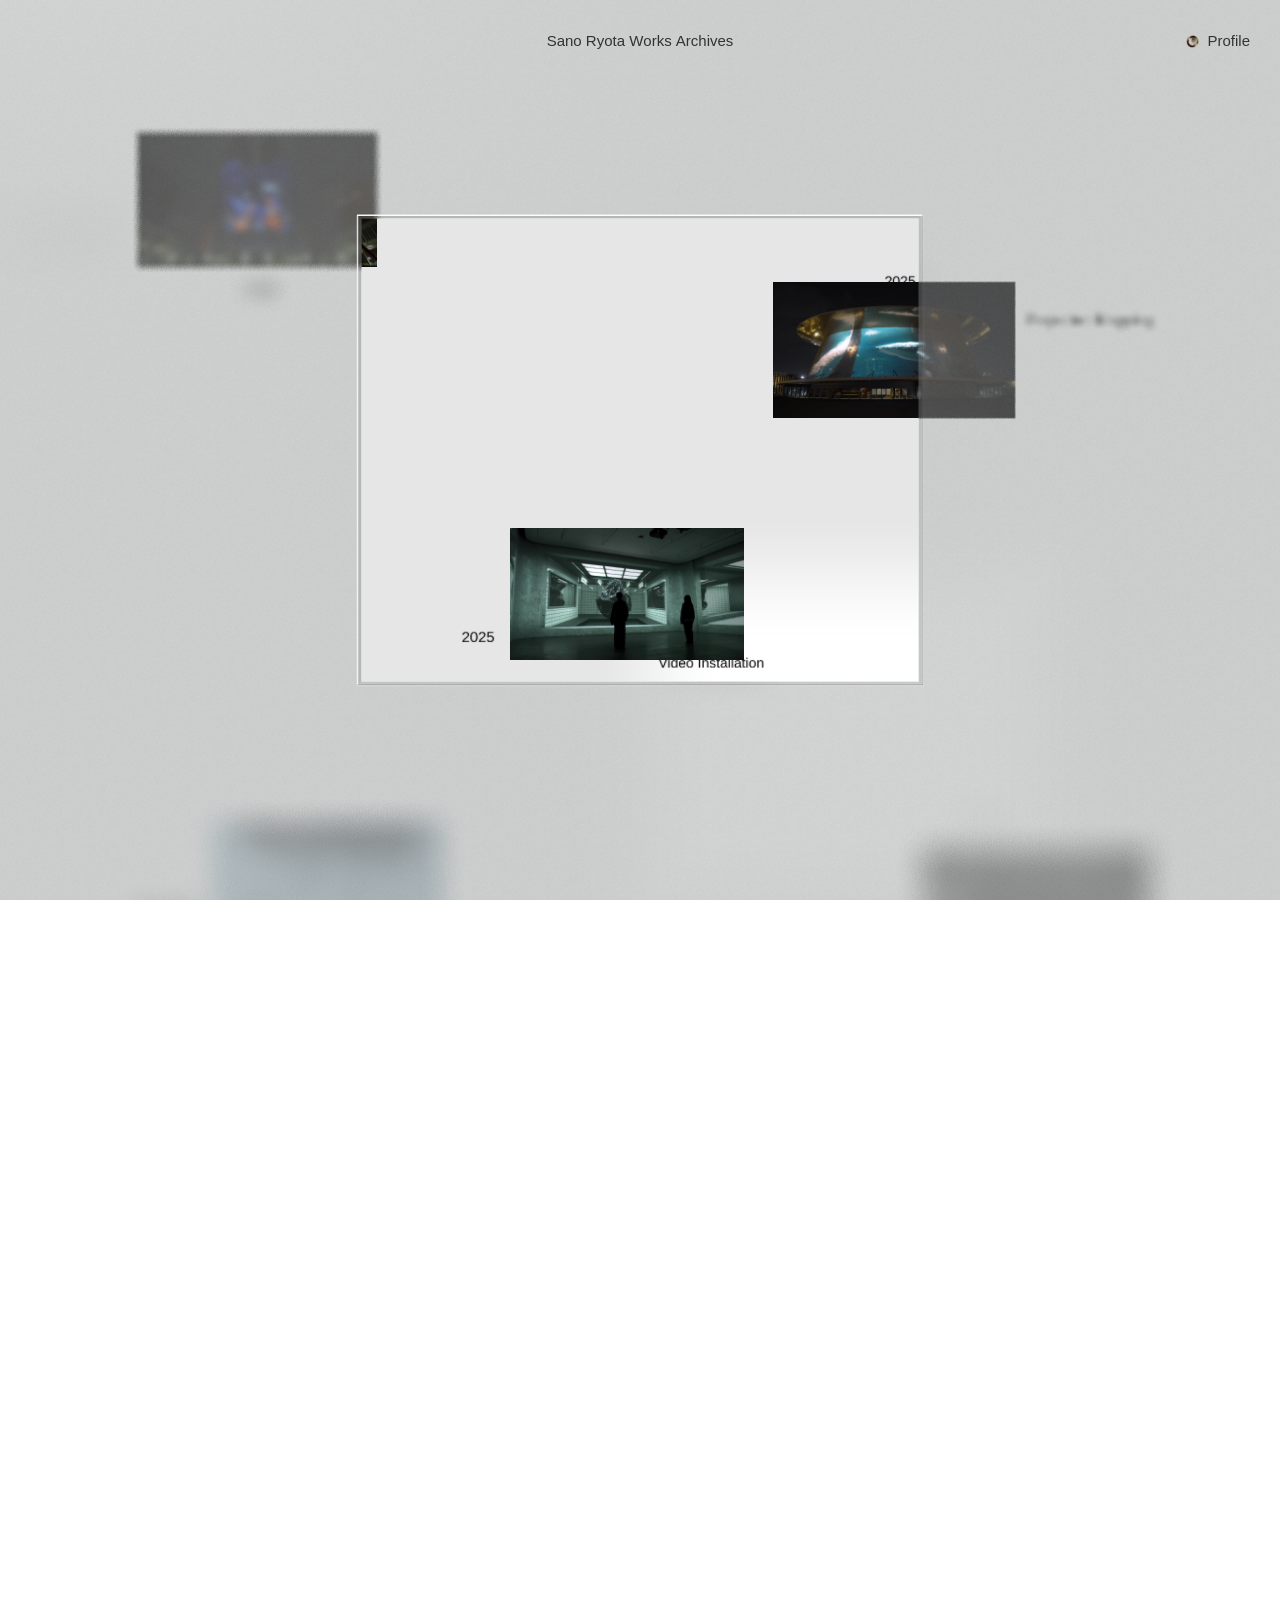
<file: index.html>
<!DOCTYPE html>
<html lang="ja">
<head>
<meta charset="UTF-8">
<meta name="viewport" content="width=device-width, initial-scale=1.0">
<!-- lab：検索に出さない（robots.txt ではブロックしない）・GA なし（site.js の LAB）-->
<meta name="robots" content="noindex">
<meta name="theme-color" content="#ffffff">
<title>Lab — Sano Ryota Works Archives</title>
<link rel="icon" href="/media/site/favicon.png">
<link rel="stylesheet" href="assets/site.css?v=lab1">
<script src="assets/site.js?v=lab1"></script>
<style>
  /* ===== 開口部の大きさ（ここを変えると調整できる）===== */
  :root{--aperture-w:44vw;--aperture-h:52vh;}
  @media (max-width:760px){:root{--aperture-w:78vw;--aperture-h:42vh;}}
  #aperture{position:fixed;left:0;top:0;width:var(--aperture-w);height:var(--aperture-h);visibility:hidden;pointer-events:none;}

  #glass{position:fixed;inset:0;width:100vw;height:100vh;display:block;touch-action:pan-y;}
  #spacer{position:relative;pointer-events:none;}
  header{position:fixed;top:0;left:0;right:0;display:flex;justify-content:space-between;align-items:flex-start;
    padding:30px;z-index:60;pointer-events:none;mix-blend-mode:difference;color:#fff;}
  header .center{position:absolute;left:50%;top:30px;transform:translateX(-50%);pointer-events:auto;}
  header .right{margin-left:auto;pointer-events:auto;display:inline-flex;align-items:center;}
  .favico{width:var(--fs);height:var(--fs);object-fit:contain;margin-right:7px;animation:blink 1s steps(1,end) infinite;mix-blend-mode:normal;}
  @keyframes blink{50%{opacity:0;}}
  .botmsg{position:relative;z-index:10;padding:24px 30px 30px;pointer-events:none;}
  /* キーボード用のリンク（見た目は3Dの枠で示す。読み上げにも使う）*/
  #links a{position:fixed;left:-9999px;top:0;}
  @media (max-width:760px){header{padding:16px 18px;}header .center{position:static;transform:none;max-width:58%;}.botmsg{padding:16px 18px 26px;}}
  @media (prefers-reduced-motion:reduce){.favico{animation:none;}}
</style>
</head>
<body>
<canvas id="glass" aria-hidden="true"></canvas>
<div id="aperture"></div>
<header>
  <a class="center" id="hTitle" data-home href="./"></a>
  <a class="right" href="profile.html"><img class="favico" src="/media/site/favicon.png" alt=""><span id="hProfile"></span></a>
</header>
<nav id="links" aria-label="Works"></nav>
<div id="spacer"></div>
<footer class="botmsg" id="botmsg" hidden><span></span></footer>
<script type="module" src="assets/glass.js?v=lab1"></script>
</body>
</html>
</file>
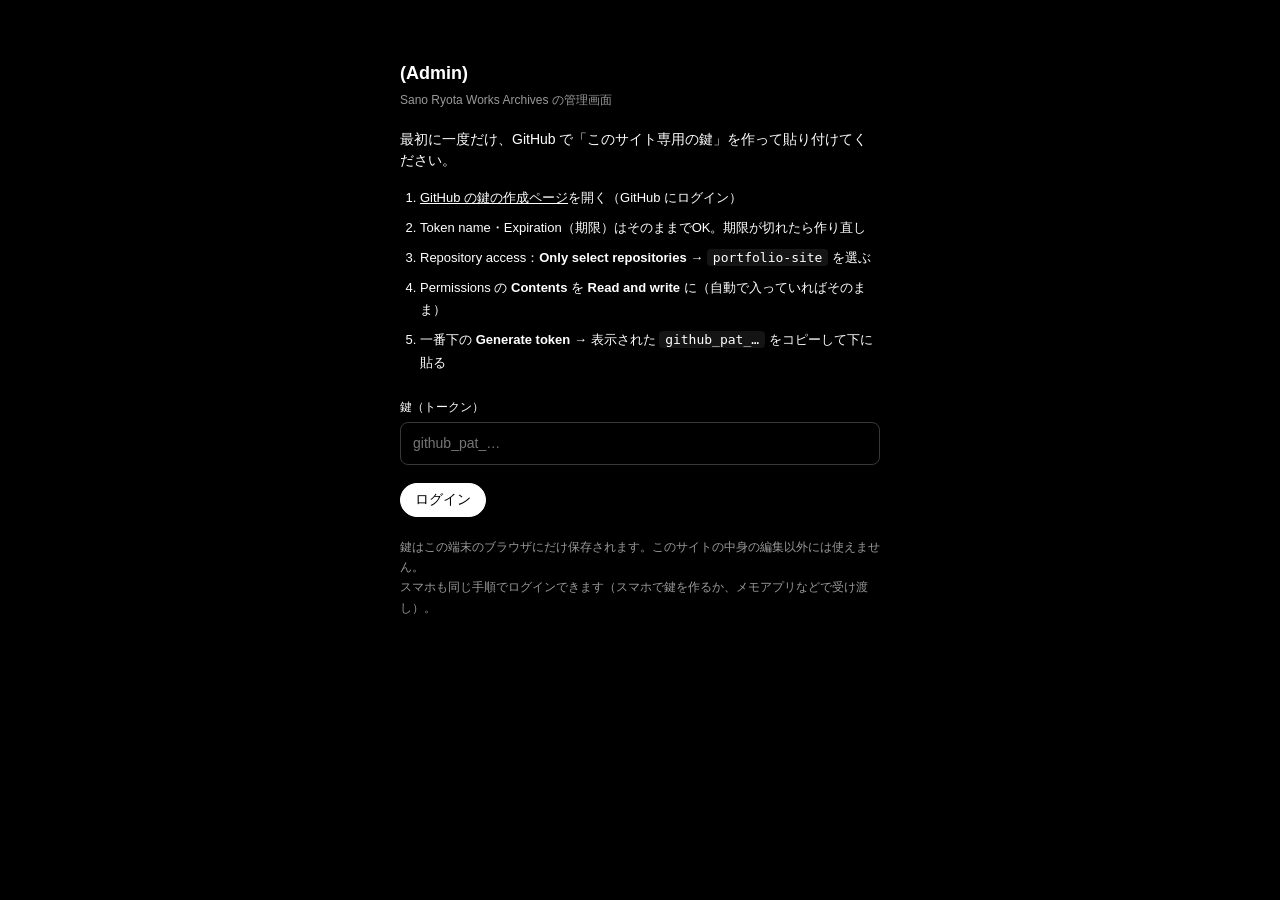
<file: admin/index.html>
<!DOCTYPE html>
<html lang="ja">
<head>
<meta charset="UTF-8">
<meta name="viewport" content="width=device-width, initial-scale=1.0, viewport-fit=cover">
<meta name="robots" content="noindex, nofollow">
<meta name="theme-color" content="#000000">
<meta name="apple-mobile-web-app-capable" content="yes">
<meta name="apple-mobile-web-app-status-bar-style" content="black">
<meta name="apple-mobile-web-app-title" content="Admin">
<title>Admin — Sano Ryota Works Archives</title>
<link rel="icon" href="../media/site/favicon.png">
<link rel="apple-touch-icon" href="../media/site/favicon.png">
<link rel="stylesheet" href="admin.css?v=202611061708">
<!-- 文字組みの定義（TYPO_AREAS）をサイトと共有する -->
<script src="../assets/site.js?v=202611061708"></script>
</head>
<body>
<div id="app"></div>
<script src="admin.js?v=202611061708"></script>
</body>
</html>
</file>
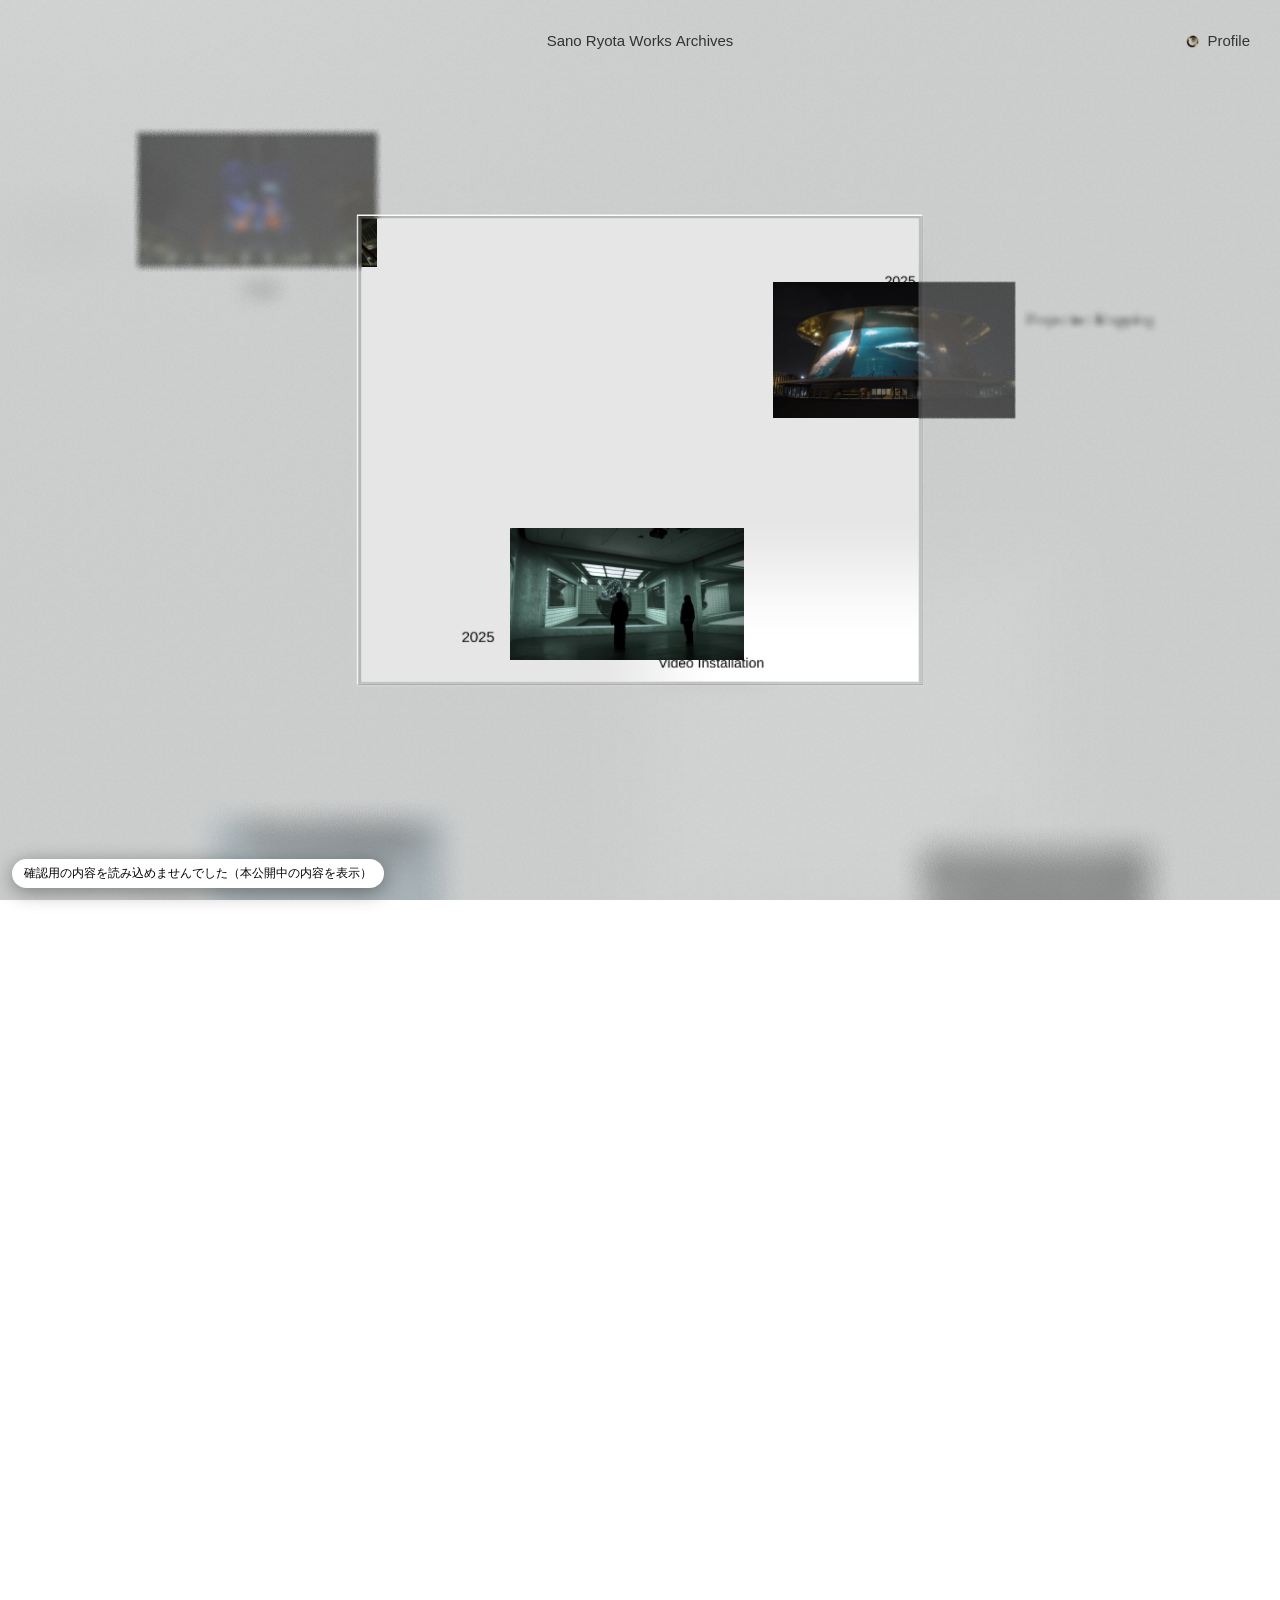
<file: stage/index.html>
<!DOCTYPE html>
<html lang="ja">
<head>
<meta charset="UTF-8">
<meta name="viewport" content="width=device-width, initial-scale=1.0">
<meta name="robots" content="noindex, nofollow">
<title>確認用 — Sano Ryota Works Archives</title>
<script src="../assets/site.js?v=202611061708"></script>
<script>
  /* 確認用ページの入口：ホームを ?stage=1 で開く（本公開前の内容が見える）*/
  location.replace(new URL("../"+(HOME==="./"?"":HOME)+"?stage=1",location.href).href);
</script>
</head>
<body style="background:#000;color:#fff;font-family:sans-serif">読み込み中…</body>
</html>
</file>
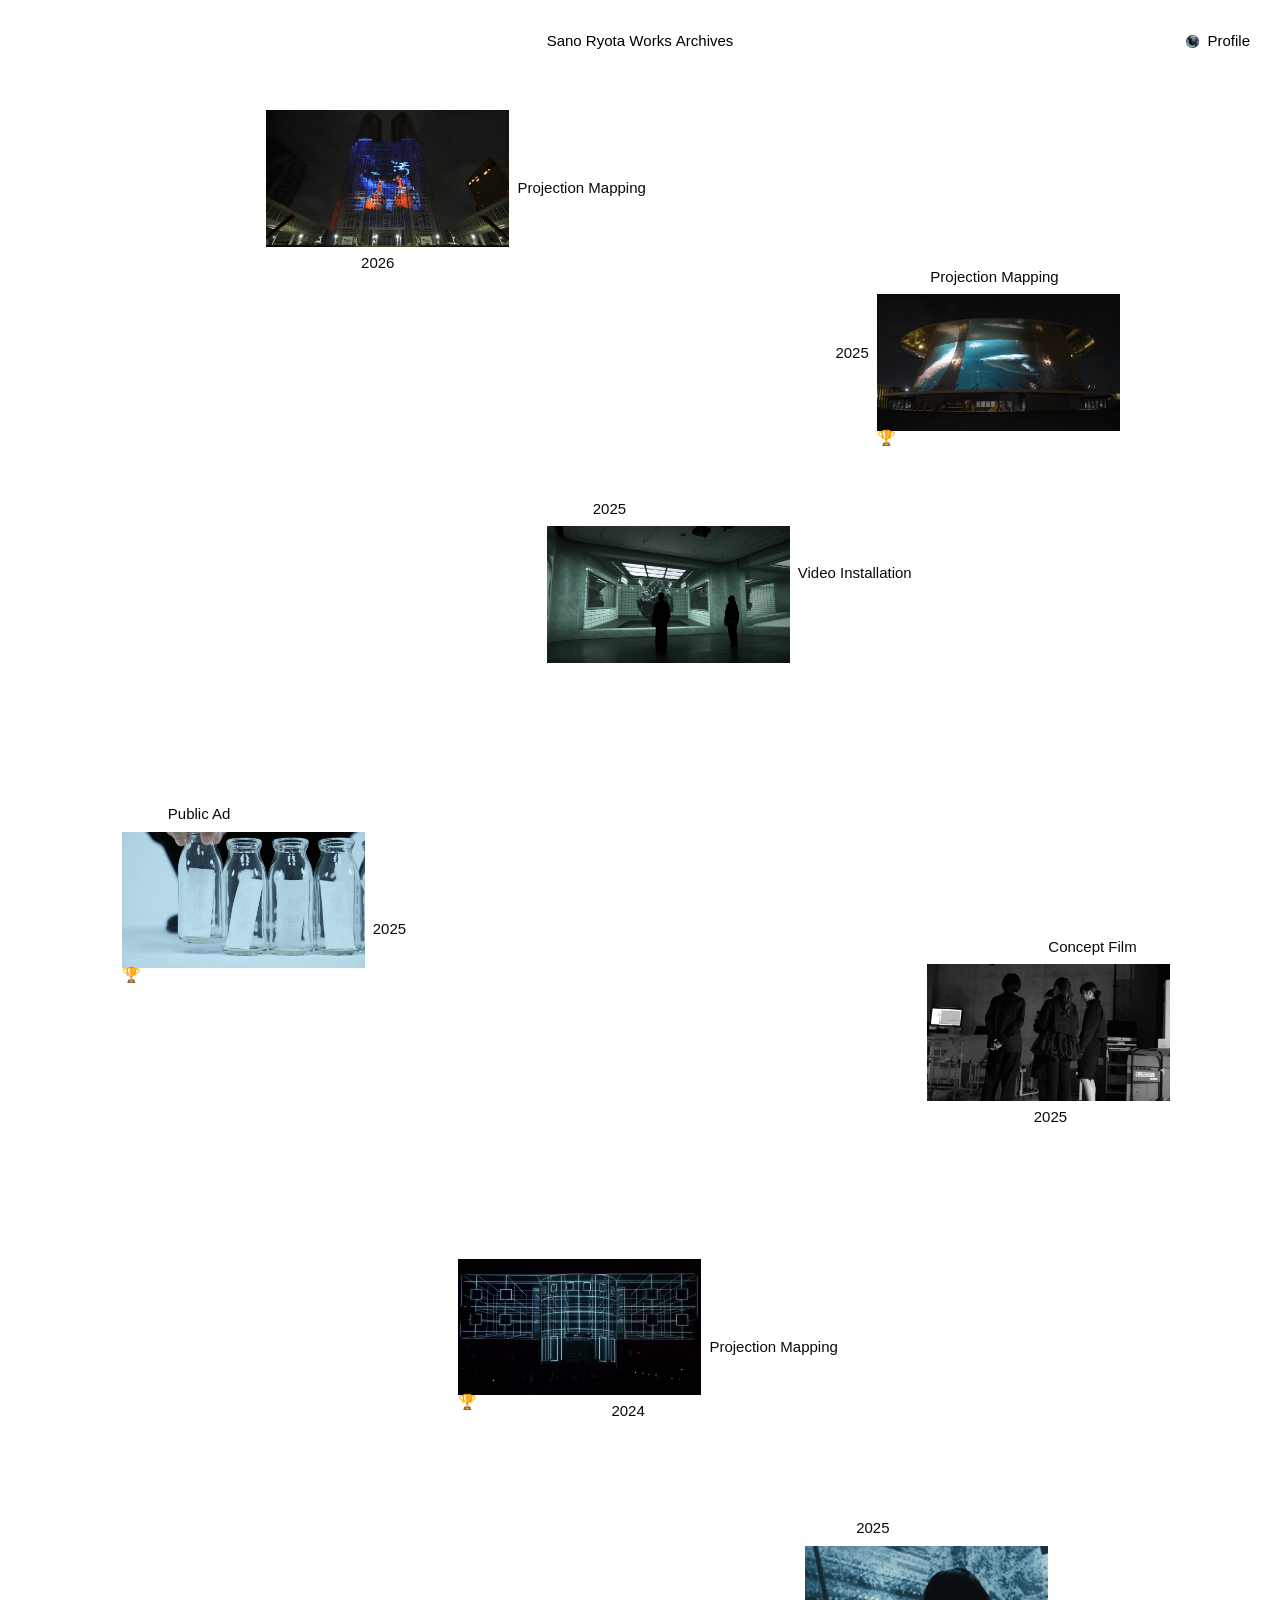
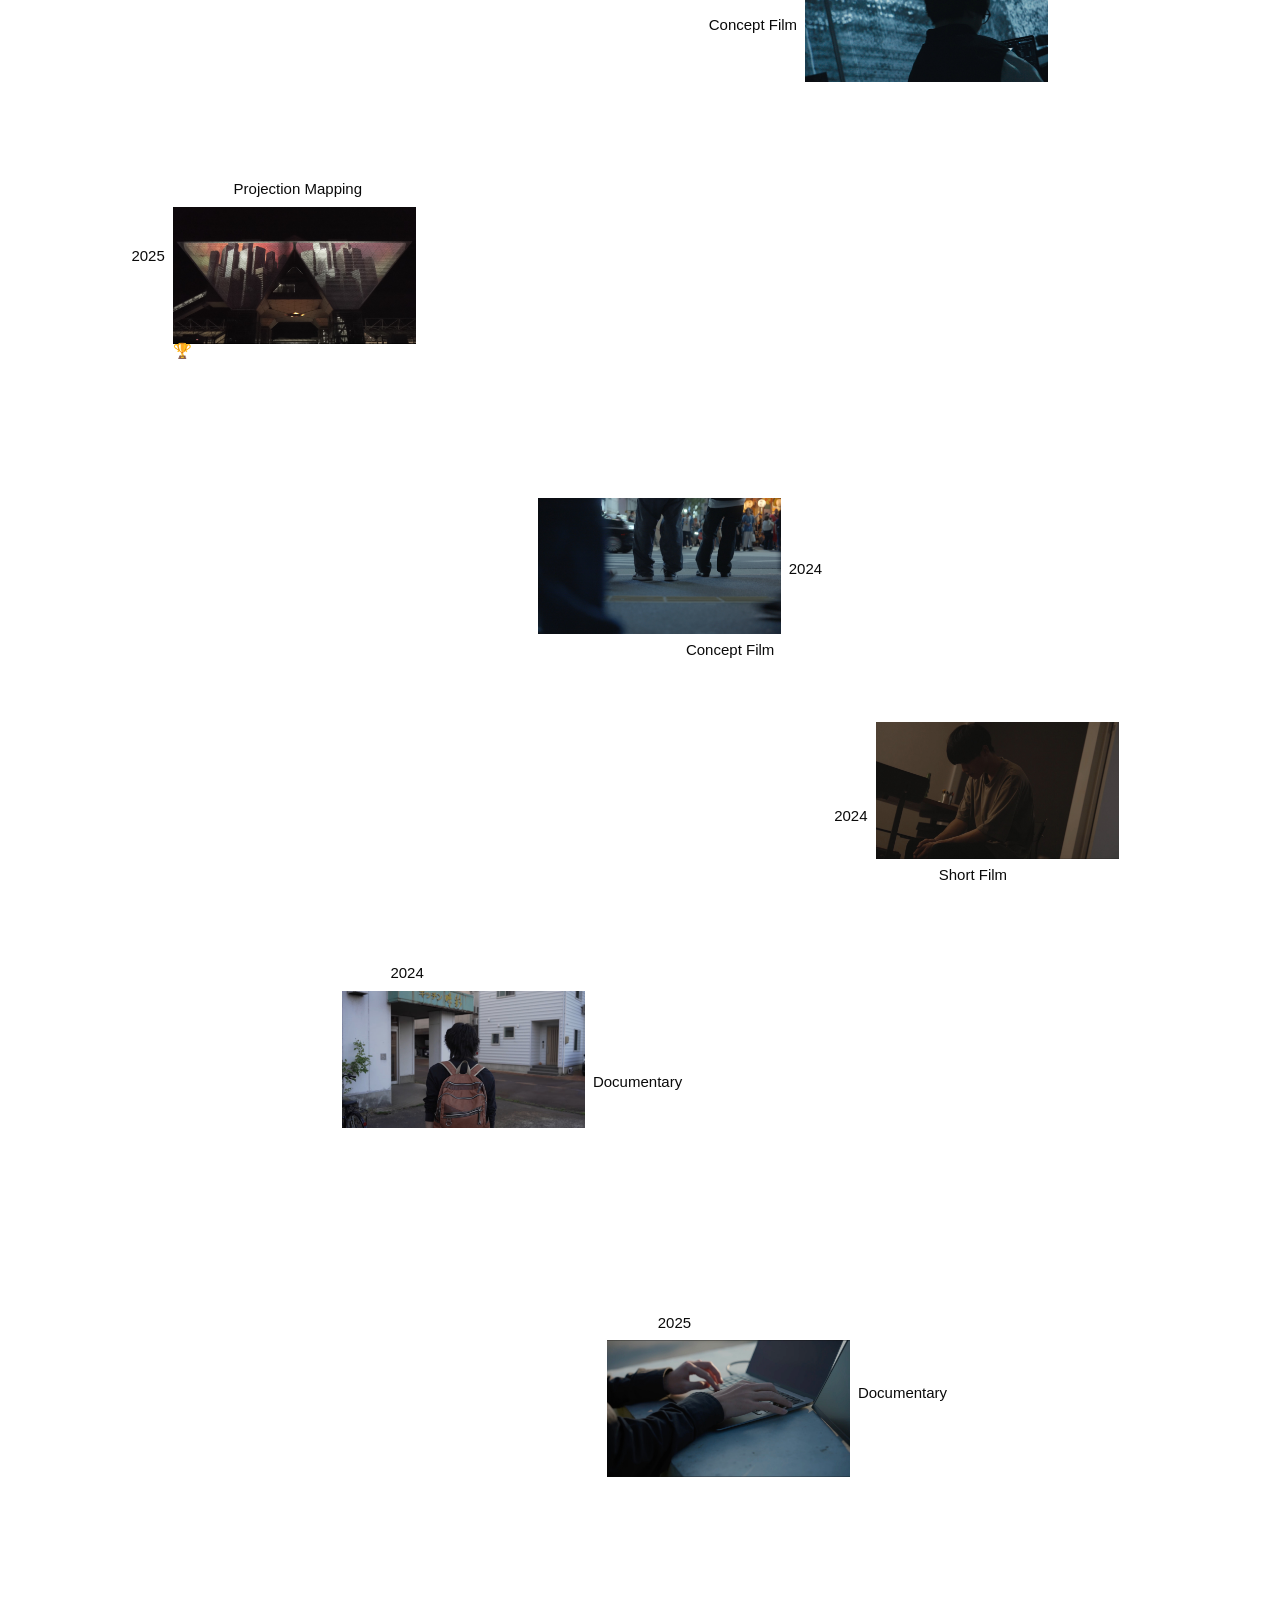
<file: home.html>
<!DOCTYPE html>
<html lang="ja">
<head>
<meta charset="UTF-8">
<meta name="viewport" content="width=device-width, initial-scale=1.0">
<!-- 公開前（home.html の間）は検索に出さない。公開時に削除 -->
<meta name="robots" content="noindex">
<meta name="theme-color" content="#ffffff">
<title>Sano Ryota Works Archives</title>
<!-- リンク共有時のプレビュー画像（SNSはJSを読まないのでここに直書き）-->
<meta property="og:title" content="Sano Ryota Works Archives">
<meta property="og:image" content="https://sanoryota.com/media/site/ogp.jpg">
<meta name="twitter:card" content="summary_large_image">
<meta name="twitter:image" content="https://sanoryota.com/media/site/ogp.jpg">
<link rel="icon" href="/media/site/favicon.png">
<link rel="stylesheet" href="assets/site.css?v=202611061708">
<script src="assets/site.js?v=202611061708"></script>
<script>
  /* 旧URL（#work-N / #profile）は新しいページへ転送 */
  if(location.hash==="#profile")location.replace("profile.html");
</script>
<style>
  /* スクロール最下部・左下のメッセージ */
  .botmsg{display:none;position:relative;padding:24px 30px 30px;}
  .msg-trigger{cursor:pointer;display:inline-block;border-bottom:1px solid currentColor;}
  .msg-trigger::after{content:"✨";margin-left:.45em;border:0;animation:twinkle 1.3s steps(1,end) infinite;}
  @keyframes twinkle{50%{opacity:.15;}}
  .msg-reveal{display:none;max-width:680px;white-space:pre-wrap;}
  .botmsg.no-spark .msg-trigger{display:none;}          /* キラキラOFF時はトリガーごと無し（丸出し）*/
  .botmsg.no-spark .msg-reveal{animation:none;}
  .botmsg.show .msg-trigger{display:none;}
  .botmsg.show .msg-reveal{display:block;animation:reveal .8s cubic-bezier(.16,1,.3,1) both;}
  @keyframes reveal{from{opacity:0;filter:blur(10px);transform:translateY(10px) scale(.97);}
    to{opacity:1;filter:blur(0);transform:none;}}
  .spark{position:absolute;pointer-events:none;will-change:transform,opacity;animation:spark 1.1s ease-out forwards;}
  @keyframes spark{0%{opacity:0;transform:translateY(0) scale(.3) rotate(0);}
    25%{opacity:1;}
    100%{opacity:0;transform:translateY(-46px) scale(1.25) rotate(45deg);}}

  header{position:fixed;top:0;left:0;right:0;display:flex;justify-content:space-between;align-items:flex-start;
    padding:30px 30px;z-index:60;pointer-events:none;mix-blend-mode:difference;color:#fff;line-height:1.5;}
  header .center{position:absolute;left:50%;top:30px;transform:translateX(-50%);pointer-events:auto;cursor:pointer;}
  header .right{margin-left:auto;pointer-events:auto;display:inline-flex;align-items:center;}
  /* アイコンはヘッダー(反転合成)の外の別レイヤー。素の色のまま点滅 */
  .favico{position:fixed;width:var(--fs);height:var(--fs);object-fit:contain;z-index:61;animation:blink 1s steps(1,end) infinite;}
  @keyframes blink{50%{opacity:0;}}

  /* archive : airy %-scatter */
  #stage{position:relative;width:100%;max-width:1500px;margin:0 auto;aspect-ratio:1600/4600;}
  .work{position:absolute;width:19%;display:block;}
  .thumb{position:relative;width:100%;aspect-ratio:16/9;overflow:hidden;background:#0c0c0c;}
  .thumb img{width:100%;height:100%;object-fit:cover;}
  .thumb::after{content:"";position:absolute;inset:0;background:#000;opacity:0;transition:opacity .25s ease;}
  .work:hover .thumb::after{opacity:1;}                 /* hover = 黒 */
  .label{position:absolute;line-height:1;white-space:nowrap;--p:50%;}
  /* サムネ端からの距離は四辺とも 8px。上ラベルはディセンダー分だけ持ち上げる */
  .label.e-top{bottom:calc(100% + 8px);left:var(--p);padding-bottom:.16em;}
  .label.e-bottom{top:calc(100% + 8px);left:var(--p);}
  .label.e-left{right:calc(100% + 8px);top:var(--p);}
  .label.e-right{left:calc(100% + 8px);top:var(--p);}
  /* トロフィー：作品ごとの歪んだループ(t-roam-i)に沿って一定速度で滑らかに進む */
  .label.trophy{white-space:normal;will-change:left,top;}

  @media (max-width:760px){
    header{padding:16px 18px;}
    header .center{position:static;transform:none;max-width:58%;}
    #stage{aspect-ratio:auto !important;max-width:none;padding:132px 20px 90px;}
    /* 横位置はJSが --mleft に入れたランダム値（モバイルのみ適用）*/
    .work{position:relative !important;left:auto !important;top:auto !important;width:54% !important;margin:0 0 108px var(--mleft,0) !important;}
    .label.e-left,.label.e-right{white-space:normal;max-width:22vw;}
    .botmsg{padding:16px 18px 26px;}
  }
  @media (prefers-reduced-motion:reduce){
    .spark{display:none !important;}
  }
</style>
</head>
<body>

<header>
  <a class="center" id="hTitle" data-home href="./" onclick="event.preventDefault();window.scrollTo({top:0,behavior:'smooth'})"></a>
  <a class="right" id="hProfile" href="profile.html"></a>
</header>
<img class="favico" id="favicoTop" src="/media/site/favicon.png" alt="">

<main><div id="stage"></div></main>
<footer class="botmsg" id="botmsg">
  <span class="msg-trigger" id="msgTrigger" role="button" tabindex="0" onclick="showMessage()" onkeydown="if(event.key==='Enter'||event.key===' '){event.preventDefault();showMessage();}">Watch Message from Ryota Sano</span>
  <div class="msg-reveal" id="bottomMsg"></div>
</footer>

<script>
/* ===== 配置（12作品ぶんの散らばり。13作品目以降は同じパターンを下へ繰り返す）===== */
const layout=[
 {x:12,top:3}, {x:60,top:7}, {x:34,top:15},{x:6, top:23},
 {x:64,top:25},{x:28,top:34},{x:56,top:42},{x:10,top:48},
 {x:40,top:56},{x:66,top:62},{x:18,top:71},{x:46,top:80},
];
const WORK_W=19, MWORK_W=54, M_SIDE=16;   /* PC/スマホの作品幅(%)・スマホで左右ラベルに要る余白(%) CSSと一致させる */
const rnd=(a,b)=>+(a+Math.random()*(b-a)).toFixed(1);
/* 散らばりはそのまま、作品帯を左右中央に揃える */
const X_SHIFT=((100-Math.max(...layout.map(L=>L.x+WORK_W)))-Math.min(...layout.map(L=>L.x)))/2;

/* 作品ごとのランダム要素（ラベル位置・揺らぎ・スマホ横位置・トロフィー軌道）*/
function randomize(i){
  const L=layout[i%layout.length], left=L.x+X_SHIFT;
  /* 年とカテゴリは別の辺。画面端の作品では外側の辺を避けて見切れを防ぐ */
  let allow=["top","bottom","left","right"];
  if(left<14) allow=allow.filter(e=>e!=="left");
  if(left+WORK_W>86) allow=allow.filter(e=>e!=="right");
  const pk=()=>allow[Math.floor(Math.random()*allow.length)];
  const e1=pk(); let e2; do{e2=pk();}while(e2===e1);
  const pp=()=>Math.round(16+Math.random()*58);   /* 辺上の位置 16〜74% */
  const yr={e:e1,p:pp()}, ca={e:e2,p:pp()};
  /* スマホ：サイドにラベルが付く作品はその側に余白を確保 */
  let lo=2, hi=100-MWORK_W-2;
  if(e1==="left"||e2==="left")   lo=Math.max(lo,M_SIDE);
  if(e1==="right"||e2==="right") hi=Math.min(hi,100-MWORK_W-M_SIDE);
  /* トロフィー：歪んだ閉ループを生成（円ではなく各々違う形）*/
  const N=14, start=Math.random()*Math.PI*2, dir=Math.random()<.5?1:-1;
  const rx=rnd(54,74), ry=rnd(60,84), wob=rnd(0.06,0.16), wph=Math.random()*Math.PI*2, wn=2+Math.floor(Math.random()*2);
  const pts=[];
  for(let k=0;k<N;k++){
    const ang=start+dir*(k/N)*Math.PI*2, m=1+wob*Math.sin(wn*ang+wph);
    pts.push([+(50+Math.cos(ang)*rx*m).toFixed(1), +(50+Math.sin(ang)*ry*m).toFixed(1)]);
  }
  return {yr,ca,dx:rnd(-6,6),dy:rnd(-0.7,1.4),mleft:+(lo+Math.random()*(hi-lo)).toFixed(1),
    trophy:{pts,dur:rnd(3.5,6),delay:rnd(-6,0)}};
}
function injectTrophyKeyframes(cfg){
  let css="";
  cfg.forEach((c,i)=>{
    const P=c.trophy.pts;let frames="";
    for(let k=0;k<=P.length;k++){const p=P[k%P.length];frames+=`${(k/P.length*100).toFixed(1)}%{left:${p[0]}%;top:${p[1]}%;}`;}
    css+=`@keyframes t-roam-${i}{${frames}}`;
  });
  let s=document.getElementById("trophyKeys");
  if(!s){s=document.createElement("style");s.id="trophyKeys";document.head.appendChild(s);}
  s.textContent=css;
}

function buildArchive(site,works){
  const stage=document.getElementById("stage");
  const pages=Math.max(1,Math.ceil(works.length/layout.length));
  stage.style.aspectRatio=`1600/${4600*pages}`;
  const cfg=works.map((_,i)=>randomize(i));
  injectTrophyKeyframes(cfg);
  const tSpeed=parseFloat(site.trophy_speed)||1;   /* 大きいほど速い */
  stage.innerHTML="";
  works.forEach((w,i)=>{
    const L=layout[i%layout.length], c=cfg[i], k=Math.floor(i/layout.length);
    const el=document.createElement("a");el.className="work";el.href=workURL(w);
    el.style.left=(L.x+X_SHIFT+c.dx)+"%";
    el.style.top=((Math.max(3,L.top+c.dy)+100*k)/pages)+"%";   /* 上はヘッダーに被らないよう最低3% */
    el.style.setProperty("--mleft",c.mleft+"%");
    el.setAttribute("aria-label",w.title||"");
    const thumb=asset(w.thumb);
    const award=w.award;
    el.innerHTML=
      `<div class="thumb">${thumb?`<img src="${esc(thumb)}" alt="${esc(w.title)}" loading="lazy">`:""}</div>`+
      `<span class="label year e-${c.yr.e}" style="--p:${c.yr.p}%">${esc(w.year)}</span>`+
      `<span class="label cat e-${c.ca.e}" style="--p:${c.ca.p}%">${esc(w.category)}</span>`+
      (award?`<span class="label trophy emoji" style="animation:t-roam-${i} ${(c.trophy.dur/tSpeed).toFixed(2)}s linear infinite;animation-delay:${(c.trophy.delay/tSpeed).toFixed(2)}s" title="${esc(award)}">🏆</span>`:"");
    stage.appendChild(el);
  });
}

function buildHeader(site,profile){
  document.getElementById("hTitle").textContent=site.title||"";
  document.getElementById("hProfile").textContent=profile.label||"Profile";
  setTitle(site.title);
  const fb=document.getElementById("botmsg");
  document.getElementById("bottomMsg").textContent=site.message||"";
  fb.style.display=site.message?"block":"none";            /* メッセージが有る時だけ表示 */
  fb.classList.toggle("no-spark",!site.message_sparkle);
  if(!site.message_sparkle)fb.classList.add("show");       /* OFFはトリガー無しで丸出し */
  placeFavico();
}

let SPARKLE=true;
function showMessage(){
  const f=document.getElementById("botmsg");
  f.classList.add("show");
  if(!SPARKLE)return;
  for(let i=0;i<18;i++){
    const s=document.createElement("span");s.className="spark emoji";s.textContent="✨";
    s.style.left=(20+Math.random()*300)+"px";
    s.style.top=(16+Math.random()*52)+"px";
    s.style.fontSize=(9+Math.random()*15)+"px";
    s.style.animationDelay=(Math.random()*0.55).toFixed(2)+"s";
    f.appendChild(s);
    setTimeout(()=>s.remove(),2200);
  }
}
/* 点滅アイコンを「Profile here」の直前に配置 */
function placeFavico(){
  const t=document.getElementById("hProfile"),ic=document.getElementById("favicoTop");
  const r=t.getBoundingClientRect();
  ic.style.top=(r.top+r.height*0.5-ic.offsetHeight/2)+"px";
  ic.style.left=(r.left-ic.offsetWidth-7)+"px";
}
window.addEventListener("resize",placeFavico);
window.addEventListener("load",placeFavico);

/* ===== boot ===== */
onContent(["site","works","profile"],([site,data,profile],first)=>{
  const works=data.works||[];
  /* 旧URL #work-N → 作品ページ */
  const m=first&&location.hash.match(/^#work-(\d+)$/);
  if(m&&works[+m[1]-1]){location.replace(workURL(works[+m[1]-1]));return;}
  SPARKLE=!!site.message_sparkle;
  buildArchive(site,works);
  buildHeader(site,profile);
});

/* GA4: 最下部のメッセージ枠が表示されたら scroll_bottom を1回だけ */
(function(){
  const t=document.getElementById("botmsg");
  if(!("IntersectionObserver" in window))return;
  const io=new IntersectionObserver(es=>{
    if(es.some(e=>e.isIntersecting)){gaEv("scroll_bottom");io.disconnect();}
  });
  io.observe(t);
})();
</script>
</body>
</html>
</file>
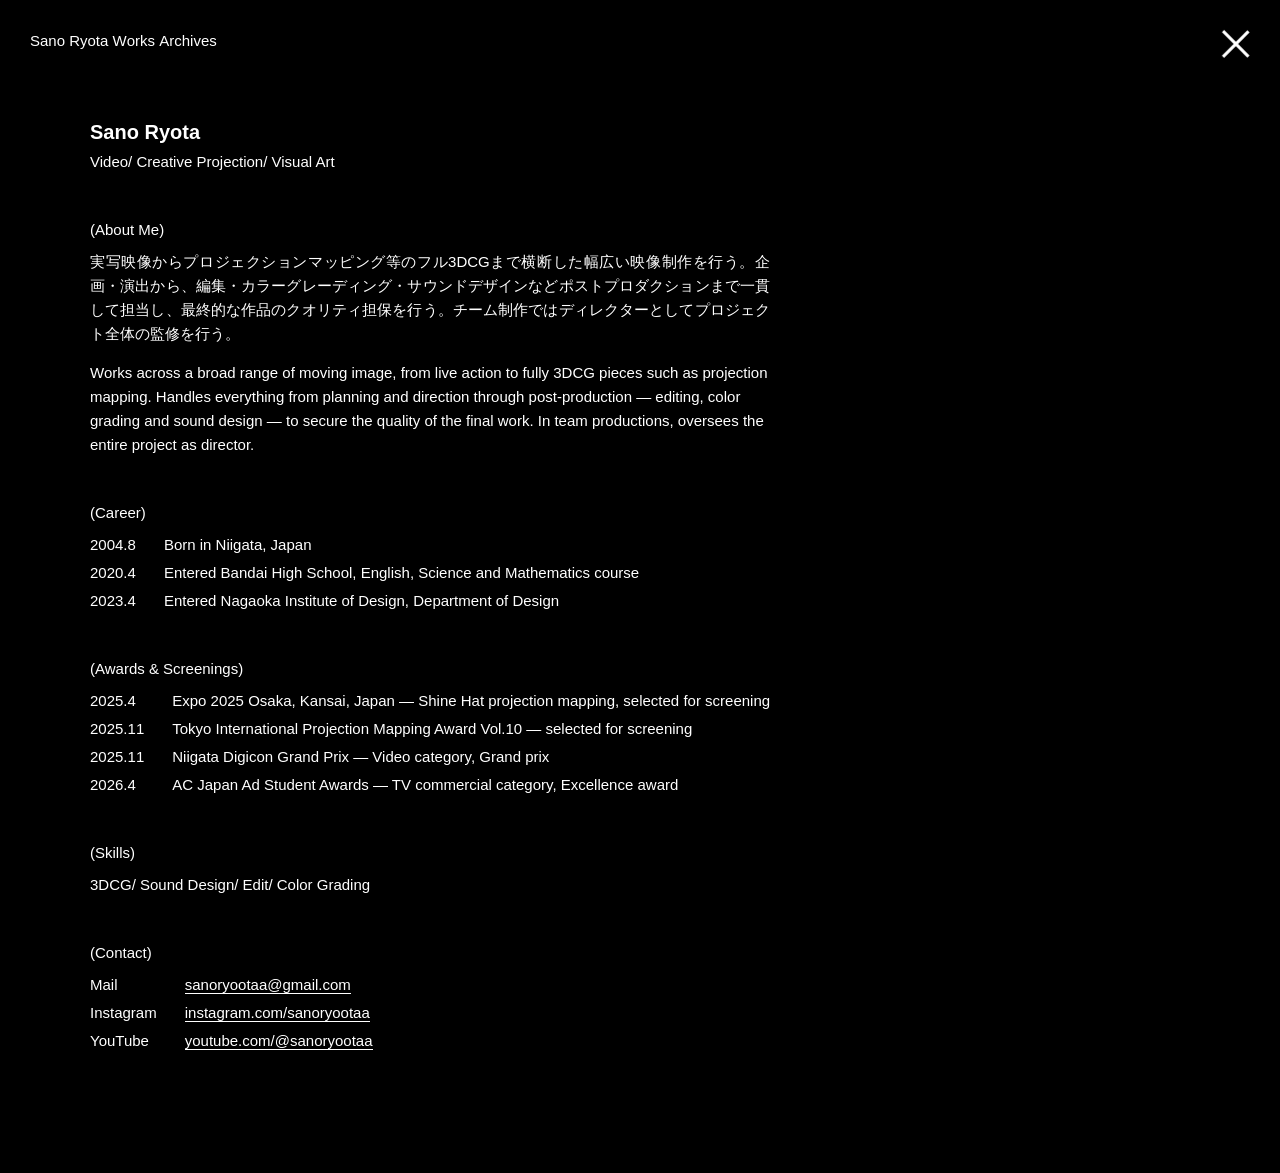
<file: profile.html>
<!DOCTYPE html>
<html lang="ja" class="dark">
<head>
<meta charset="UTF-8">
<meta name="viewport" content="width=device-width, initial-scale=1.0">
<!-- 公開前は検索に出さない。公開時に削除 -->
<meta name="robots" content="noindex">
<meta name="theme-color" content="#000000">
<title>Profile — Sano Ryota Works Archives</title>
<meta property="og:image" content="https://sanoryota.com/media/site/ogp.jpg">
<meta name="twitter:card" content="summary_large_image">
<link rel="icon" href="/media/site/favicon.png">
<link rel="stylesheet" href="assets/site.css?v=202611061708">
<script src="assets/site.js?v=202611061708"></script>
<style>
  /* 左=本文（名前から About 以降まで続けて流す）/ 右=写真（スクロールしても付いてくる）*/
  .p-wrap{display:grid;grid-template-columns:minmax(0,1fr) 300px;gap:64px;align-items:start;}
  .p-photo-wrap{position:sticky;top:120px;}
  .p-role{margin-top:6px;}
  .p-photo{width:100%;aspect-ratio:3/4;object-fit:cover;background:#000;}
  /* 年月＋内容の行 */
  .p-list{display:grid;grid-template-columns:max-content 1fr;gap:4px 28px;}
  .p-list .d{white-space:nowrap;}
  .p-list .full{grid-column:1/-1;}
  .p-contact a{border-bottom:1px solid currentColor;overflow-wrap:anywhere;}
  @media (max-width:760px){
    .p-wrap{grid-template-columns:1fr;gap:32px;}
    .p-photo-wrap{position:static;order:-1;max-width:240px;}
    .p-list{column-gap:16px;}
  }
</style>
</head>
<body>
<a class="home-link" id="homeLink" data-home href="./"></a>
<a class="closeX" id="close" data-home href="./" aria-label="Close"></a>
<main class="page" id="page"></main>
<script>
bindClose(document.getElementById("close"));
onContent(["site","profile"],([site,p],first)=>{
  document.getElementById("homeLink").textContent=site.title||"";
  setTitle("Profile",site.title);

  /* 年月が無い行は行頭から */
  const rows=items=>`<div class="p-list">${(items||[]).map(it=>{
    if(typeof it==="string")it={text:it};
    return it.date?`<div class="d">${esc(it.date)}</div><div>${esc(it.text)}</div>`:`<div class="full">${esc(it.text)}</div>`;
  }).join("")}</div>`;
  const link=(k,href,text,ev)=>href?`<div class="d">${k}</div><div><a href="${esc(href)}" ${ev} ${href.startsWith("mailto:")?"":'target="_blank" rel="noopener"'}>${esc(text)}</a></div>`:"";
  const bare=u=>(u||"").replace(/^https?:\/\/(www\.)?/,"").replace(/\/$/,"");

  document.getElementById("page").innerHTML=
    `<div class="p-wrap"><div>
     <h1 class="page-title">${esc(p.name)}</h1>
     ${p.role?`<div class="p-role">${esc(p.role)}</div>`:""}
     <section class="sec"><h2>(About Me)</h2><div class="bi">${p.about_ja?`<p lang="ja">${esc(p.about_ja)}</p>`:""}${p.about_en?`<p lang="en">${esc(p.about_en)}</p>`:""}</div></section>
     <section class="sec"><h2>(Career)</h2>${rows(p.career)}</section>
     <section class="sec"><h2>(Awards &amp; Screenings)</h2>${rows(p.awards)}</section>
     <section class="sec"><h2>(Skills)</h2>${rows(p.skills)}</section>
     <section class="sec p-contact"><h2>(Contact)</h2><div class="p-list">
       ${link("Mail",p.mail&&"mailto:"+p.mail,p.mail,`onclick="gaEv('contact_click',{label:'mail'})"`)}
       ${link("Instagram",p.instagram,bare(p.instagram),`onclick="gaEv('sns_click',{platform:'instagram'})"`)}
       ${link("YouTube",p.youtube,bare(p.youtube),`onclick="gaEv('sns_click',{platform:'youtube'})"`)}
     </div></section>
     </div>${p.photo?`<div class="p-photo-wrap"><img class="p-photo" src="${esc(asset(p.photo))}" alt="${esc(p.name)}"></div>`:""}</div>`;
  if(first)gaEv("about_open");
});
</script>
</body>
</html>
</file>
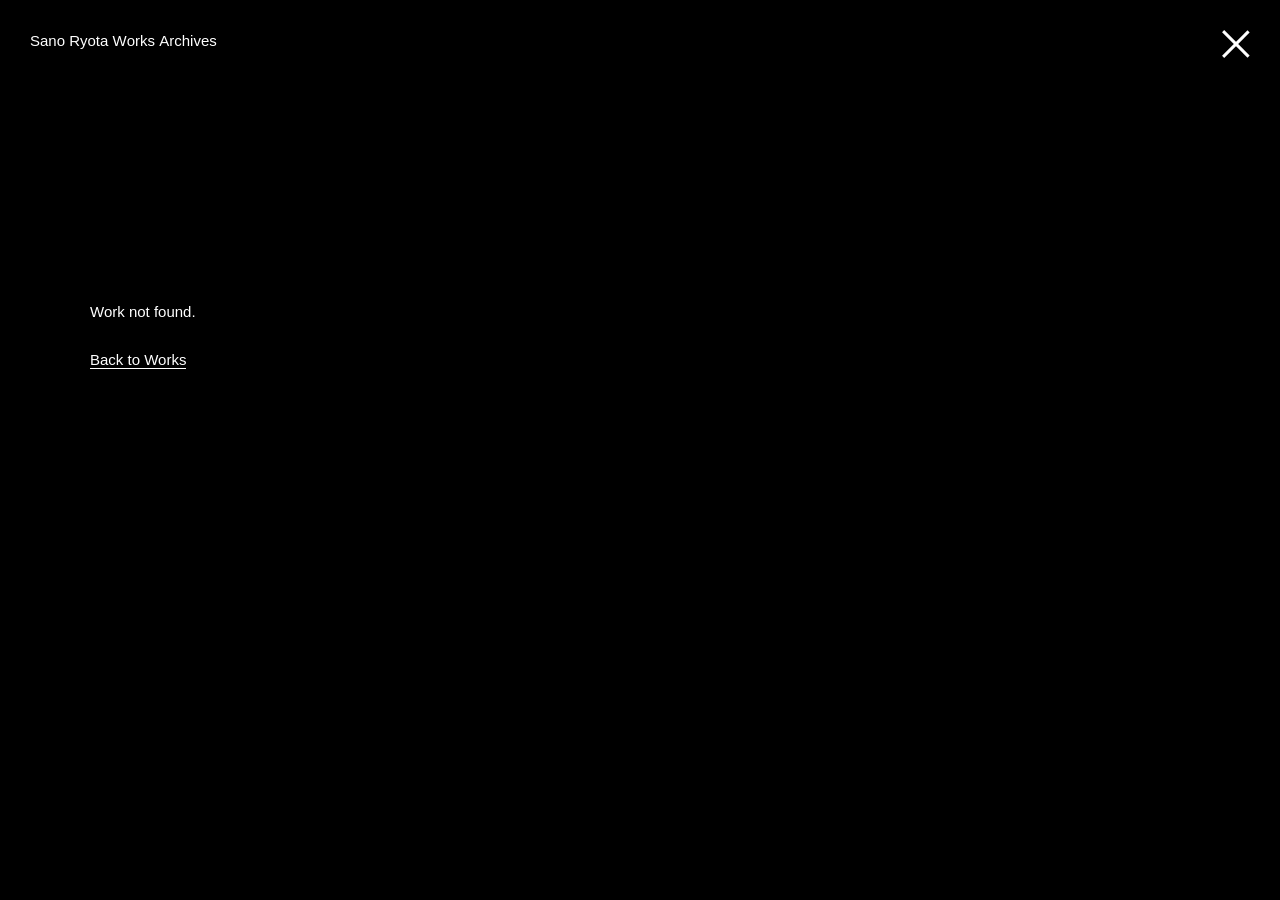
<file: work.html>
<!DOCTYPE html>
<html lang="ja" class="dark">
<head>
<meta charset="UTF-8">
<meta name="viewport" content="width=device-width, initial-scale=1.0">
<!-- 公開前は検索に出さない。公開時に削除 -->
<meta name="robots" content="noindex">
<meta name="theme-color" content="#000000">
<title>Sano Ryota Works Archives</title>
<meta property="og:image" content="https://sanoryota.com/media/site/ogp.jpg">
<meta name="twitter:card" content="summary_large_image">
<link rel="icon" href="/media/site/favicon.png">
<link rel="stylesheet" href="assets/site.css?v=202611061708">
<script src="assets/site.js?v=202611061708"></script>
<style>
  /* 構成：タイトル → ジャンル/制作年 → 受賞歴 → about → 動画 → 画像 → クレジット */
  .w-sub{margin-top:2px;}
  /* 受賞歴はタイトル下の余白に重ねて置く（飛び立っても下の段がガクッと詰まらない）*/
  .w-head{position:relative;}
  .w-award{position:absolute;left:0;top:100%;margin-top:4px;white-space:nowrap;}
  /* 画像：12分割のグリッド。1枚ごとに フル(12)/2/3(8)/1/2(6)/1/3(4)/1/4(3)。間隔・切り抜き比率は作品ごと（gallery）*/
  .w-images{display:grid;grid-template-columns:repeat(12,minmax(0,1fr));gap:var(--gap,12px);align-items:start;}
  .w-images img{width:100%;height:auto;grid-column:span 12;}
  .w-images img[data-size="2/3"]{grid-column:span 8;}
  .w-images img[data-size="1/2"]{grid-column:span 6;}
  .w-images img[data-size="1/3"]{grid-column:span 4;}
  .w-images img[data-size="1/4"]{grid-column:span 3;}
  .w-images.crop img{aspect-ratio:var(--ratio);object-fit:cover;}
  .w-vsec+.w-images{margin-top:var(--gap,12px);}   /* 動画のすぐ下は画像の間隔と同じだけ空ける */
  .player{position:relative;width:100%;aspect-ratio:16/9;background:#000;overflow:hidden;}
  .player img{width:100%;height:100%;object-fit:cover;}
  .player iframe{width:100%;height:100%;border:0;display:block;}
  .playbtn{position:absolute;left:50%;top:50%;transform:translate(-50%,-50%);width:72px;height:72px;border:0;border-radius:50%;background:#fff;cursor:pointer;display:flex;align-items:center;justify-content:center;transition:transform .2s ease;}
  .playbtn:hover{transform:translate(-50%,-50%) scale(1.08);}
  .playbtn:after{content:"";border-left:22px solid #000;border-top:13px solid transparent;border-bottom:13px solid transparent;margin-left:5px;}
  /* クレジット：役職ごとに縦に積む（役職は末尾に / ）*/
  .cr+.cr{margin-top:12px;}
  @media (prefers-reduced-motion:reduce){.w-head{padding-bottom:1.6em;}.w-award{position:static;white-space:normal;margin-top:2px;}}
  .notfound{padding-top:20vh;}
  .notfound a{border-bottom:1px solid currentColor;}
  @media (max-width:760px){
    /* スマホ：2/3 はフルに、1/3・1/4 は半分に（小さくなりすぎないように）*/
    .w-images img[data-size="2/3"]{grid-column:span 12;}
    .w-images img[data-size="1/3"],.w-images img[data-size="1/4"]{grid-column:span 6;}
    .playbtn{width:56px;height:56px;}
    .playbtn:after{border-left-width:17px;border-top-width:10px;border-bottom-width:10px;margin-left:4px;}
  }
</style>
</head>
<body>
<a class="home-link" id="homeLink" data-home href="./"></a>
<a class="closeX" id="close" data-home href="./" aria-label="Close"></a>
<main class="page" id="page"></main>
<script>
const id=new URLSearchParams(location.search).get("id");
bindClose(document.getElementById("close"));
onContent(["site","works"],([site,data],first)=>{
  document.getElementById("homeLink").textContent=site.title||"";
  const works=data.works||[], w=works.find(w=>w.slug===id), page=document.getElementById("page");
  if(!w){
    page.innerHTML=`<p class="notfound">Work not found.<br><br><a href="${HOME}">Back to Works</a></p>`;
    return;
  }
  setTitle(w.title,site.title);

  const sub=[w.category,w.year].filter(Boolean).join(", ");   /* 片方欠けてもカンマが浮かない */
  const about=(w.about_ja||w.about_en)
    ?`<section class="sec"><h2>(About)</h2><div class="bi">${w.about_ja?`<p lang="ja">${esc(w.about_ja)}</p>`:""}${w.about_en?`<p lang="en">${esc(w.about_en)}</p>`:""}</div></section>`:"";
  /* 画像は "パス" でも {src,size} でもよい */
  const imgs=(w.images||[]).map(x=>typeof x==="string"?{src:x}:x).filter(x=>x&&x.src);
  const g=w.gallery||{}, ratio=g.ratio&&g.ratio!=="original"?g.ratio.replace(":"," / "):"";
  const images=imgs.length
    ?`<section class="sec w-images${ratio?" crop":""}" style="--gap:${+(g.gap??12)}px${ratio?`;--ratio:${ratio}`:""}">${imgs.map(x=>
        `<img src="${esc(asset(x.src))}" data-size="${esc(x.size||"full")}" alt="${esc(w.title)}" loading="lazy">`).join("")}</section>`:"";
  const vid=ytId(w.video);
  const video=vid
    ?`<section class="sec w-vsec"><div class="player" id="player"><img src="${esc(asset(w.thumb))}" alt=""><button class="playbtn" aria-label="Play"></button></div></section>`:"";
  const credits=(w.credits||[]).length
    ?`<section class="sec"><h2>(Credit)</h2>${w.credits.map(c=>
        `<div class="cr"><div>${esc(c.role)} /</div>${(c.names||[]).map(n=>`<div>${esc(n)}</div>`).join("")}</div>`).join("")}</section>`:"";

  page.innerHTML=
    `<div class="w-head">
       <h1 class="page-title">${esc(w.title)}</h1>
       ${sub?`<div class="w-sub">${esc(sub)}</div>`:""}
       ${w.award?`<div class="w-award"><span class="emoji">🏆</span> ${esc(w.award)}</div>`:""}
     </div>
     ${about}${video}${images}${credits}`;

  const awardEl=page.querySelector(".w-award");
  /* ページのフェードイン（位置がずれる）が終わってから元の位置を測って飛ばす */
  if(awardEl)Promise.all(page.getAnimations().map(a=>a.finished)).then(()=>flyDragon(awardEl));

  const btn=page.querySelector(".playbtn");
  if(btn)btn.addEventListener("click",()=>{
    document.getElementById("player").innerHTML=
      `<iframe src="https://www.youtube-nocookie.com/embed/${encodeURIComponent(vid)}?autoplay=1&rel=0" title="${esc(w.title)}" allow="autoplay; encrypted-media; fullscreen" allowfullscreen></iframe>`;
    /* autoplay=1 で即再生されるので、ここを「再生開始」とみなす */
    gaEv("video_play",{work_title:w.title});
  });

  /* GA4: 作品別閲覧数 + 1訪問で2作品目を開いたら engaged_browsing を1回だけ */
  if(!first)return;
  gaEv("work_open",{work_title:w.title,work_category:w.category,work_date:w.year});
  try{
    const n=+(sessionStorage.getItem("workOpens")||0)+1;sessionStorage.setItem("workOpens",n);
    if(n===2)gaEv("engaged_browsing");
  }catch(e){}
});
</script>
</body>
</html>
</file>
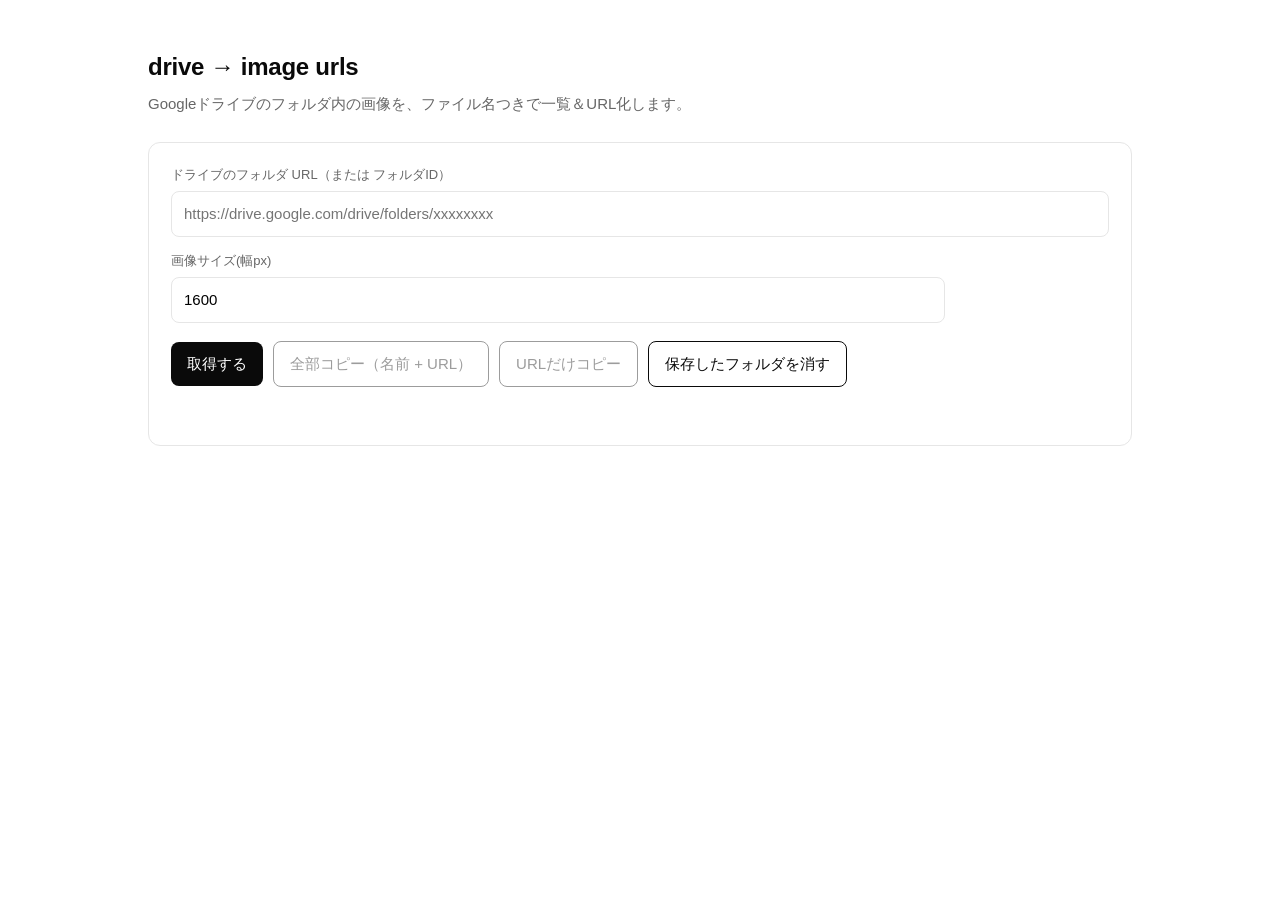
<file: tools/drive-urls.html>
<!DOCTYPE html>
<html lang="ja">
<head>
<meta charset="UTF-8">
<meta name="viewport" content="width=device-width, initial-scale=1.0">
<title>drive → image urls</title>
<style>
  :root{--ink:#0a0a0a;--green:#00DD58;--line:#e6e6e6;--mut:#666;
    --sans:"Helvetica Neue",Arial,"Yu Gothic",YuGothic,"游ゴシック体","Hiragino Kaku Gothic ProN",sans-serif;}
  *{box-sizing:border-box;margin:0;padding:0;}
  body{font-family:var(--sans);color:var(--ink);background:#fff;font-size:15px;line-height:1.6;
    max-width:1040px;margin:0 auto;padding:48px 28px 80px;-webkit-font-smoothing:antialiased;}
  h1{font-size:24px;font-weight:700;letter-spacing:-.01em;}
  .lead{color:var(--mut);margin-top:6px;}
  .panel{border:1px solid var(--line);border-radius:12px;padding:22px;margin-top:26px;display:grid;gap:14px;}
  label{display:block;font-size:13px;color:var(--mut);margin-bottom:5px;}
  input,select{width:100%;font:inherit;padding:10px 12px;border:1px solid var(--line);border-radius:8px;background:#fff;}
  .row{display:grid;grid-template-columns:1fr 150px;gap:14px;}
  .actions{display:flex;gap:10px;flex-wrap:wrap;align-items:center;margin-top:4px;}
  button{font:inherit;cursor:pointer;border:0;border-radius:8px;padding:10px 16px;background:var(--ink);color:#fff;}
  button.ghost{background:#fff;color:var(--ink);border:1px solid var(--ink);}
  button:disabled{opacity:.4;cursor:default;}
  .status{font-size:13px;color:var(--mut);min-height:18px;margin-top:4px;}
  .status.err{color:#d23;}
  .grid{display:grid;grid-template-columns:repeat(auto-fill,minmax(240px,1fr));gap:18px;margin-top:26px;}
  .card{border:1px solid var(--line);border-radius:12px;overflow:hidden;display:flex;flex-direction:column;}
  .card .pic{aspect-ratio:16/10;background:#f3f3f3;display:flex;align-items:center;justify-content:center;overflow:hidden;}
  .card .pic img{width:100%;height:100%;object-fit:cover;display:block;}
  .card .pic .ph{font-size:12px;color:#aaa;}
  .card .meta{padding:11px 12px;display:grid;gap:8px;}
  .card .name{font-size:13px;font-weight:700;word-break:break-all;}
  .card .url{font-size:11.5px;color:var(--mut);border:1px solid var(--line);border-radius:6px;padding:7px 8px;word-break:break-all;background:#fafafa;}
  .card .copy{padding:7px 10px;font-size:12px;background:var(--green);color:#04210f;justify-self:start;}
  details{margin-top:30px;border-top:1px solid var(--line);padding-top:18px;}
  summary{cursor:pointer;font-weight:700;}
  details ol{margin:12px 0 0 20px;}details li{margin-bottom:6px;color:#333;}
  code{background:#f3f3f3;padding:1px 5px;border-radius:4px;font-size:13px;}
</style>
</head>
<body>
  <h1>drive → image urls</h1>
  <div class="lead">Googleドライブのフォルダ内の画像を、ファイル名つきで一覧＆URL化します。</div>

  <div class="panel">
    <div>
      <label>ドライブのフォルダ URL（または フォルダID）</label>
      <input id="folder" placeholder="https://drive.google.com/drive/folders/xxxxxxxx">
    </div>
    <div class="row">
      <div>
        <label>画像サイズ(幅px)</label>
        <input id="size" type="number" min="1" step="1" value="1600" placeholder="例: 1600">
      </div>
    </div>
    <div class="actions">
      <button id="go">取得する</button>
      <button id="copyAll" class="ghost" disabled>全部コピー（名前 + URL）</button>
      <button id="copyUrls" class="ghost" disabled>URLだけコピー</button>
      <button id="clearSaved" class="ghost">保存したフォルダを消す</button>
    </div>
    <div class="status" id="status"></div>
  </div>

  <div class="grid" id="grid"></div>


<script>
const $=id=>document.getElementById(id);
let items=[];

/* Google API キー（埋め込み）。※公開ドメインに対しGCPで「HTTPリファラー制限」を推奨 */
const API_KEY="AIzaSyAQUAI77SkOSFAHnDVHKYqCq82sGfHtJCQ";

/* ---- remember last folder in this browser ---- */
const LS_FOLDER="dlu_folder";
window.addEventListener("DOMContentLoaded",()=>{
  const f=localStorage.getItem(LS_FOLDER);
  if(f) $("folder").value=f;
});

function folderId(s){
  s=s.trim();
  const m=s.match(/\/folders\/([\w-]+)/)||s.match(/[?&]id=([\w-]+)/);
  return m?m[1]:s;
}
function imgUrl(id,size){return `https://lh3.googleusercontent.com/d/${id}=w${size}`;}

async function fetchAll(fid,key){
  let files=[],token="";
  do{
    const q=encodeURIComponent(`'${fid}' in parents and mimeType contains 'image/' and trashed=false`);
    let url=`https://www.googleapis.com/drive/v3/files?q=${q}&key=${encodeURIComponent(key)}`+
            `&fields=nextPageToken,files(id,name,mimeType)&pageSize=1000&orderBy=name_natural`;
    if(token)url+=`&pageToken=${token}`;
    const r=await fetch(url);const j=await r.json();
    if(j.error)throw new Error(j.error.message||"APIエラー");
    files=files.concat(j.files||[]);token=j.nextPageToken||"";
  }while(token);
  return files;
}

function render(size){
  const grid=$("grid");grid.innerHTML="";
  items.forEach(f=>{
    const url=imgUrl(f.id,size);f.url=url;
    const c=document.createElement("div");c.className="card";
    c.innerHTML=
      `<div class="pic"><img loading="lazy" src="${url}" alt="" onerror="this.parentNode.innerHTML='<span class=ph>preview不可</span>'"></div>
       <div class="meta">
         <div class="name">${f.name}</div>
         <div class="url">${url}</div>
         <button class="copy">URLをコピー</button>
       </div>`;
    c.querySelector(".copy").addEventListener("click",e=>{
      navigator.clipboard.writeText(url);e.target.textContent="コピー済み";setTimeout(()=>e.target.textContent="URLをコピー",1200);
    });
    grid.appendChild(c);
  });
}

$("go").addEventListener("click",async()=>{
  const folderRaw=$("folder").value.trim();
  const fid=folderId(folderRaw);
  if(!fid){setStatus("フォルダURL/IDを入力してください。",true);return;}
  setStatus("取得中…");$("go").disabled=true;
  try{
    items=await fetchAll(fid,API_KEY);
    localStorage.setItem(LS_FOLDER,folderRaw);
    if(!items.length){setStatus("画像が見つかりませんでした（共有設定・フォルダIDを確認）。",true);}
    else setStatus(`${items.length}件の画像を取得しました。`);
    render($("size").value);
    $("copyAll").disabled=$("copyUrls").disabled=!items.length;
  }catch(e){setStatus("エラー: "+e.message,true);}
  $("go").disabled=false;
});
$("size").addEventListener("change",()=>{if(items.length)render($("size").value);});
$("clearSaved").addEventListener("click",()=>{
  localStorage.removeItem(LS_FOLDER);
  $("folder").value="";setStatus("保存内容を消しました。");
});
$("copyAll").addEventListener("click",()=>{
  const t=items.map(f=>`${f.name}\t${f.url}`).join("\n");
  navigator.clipboard.writeText(t);setStatus("名前＋URLをコピーしました（タブ区切り）。");
});
$("copyUrls").addEventListener("click",()=>{
  navigator.clipboard.writeText(items.map(f=>f.url).join("\n"));setStatus("URLをコピーしました。");
});
function setStatus(m,err){const s=$("status");s.textContent=m;s.className="status"+(err?" err":"");}
</script>
</body>
</html>
</file>
<file: assets/site.css>
/* ===== 全ページ共通 ===== */
:root{
  --bg:#ffffff;--ink:#0a0a0a;
  --fs:15px;
  /* 英字=Helvetica、日本語=游ゴシック（Helveticaに無い文字だけ游ゴシックにフォールバック）*/
  --sans:"Helvetica Neue",Helvetica,Arial,"Yu Gothic Medium","游ゴシック Medium",YuGothic,"游ゴシック体","Yu Gothic","游ゴシック",sans-serif;
}
*{box-sizing:border-box;margin:0;padding:0;-webkit-tap-highlight-color:transparent;}
html,body{background:var(--bg);color:var(--ink);overflow-x:hidden;}
body{font-family:var(--sans);font-size:var(--fs);line-height:1.6;-webkit-font-smoothing:antialiased;}
a{color:inherit;text-decoration:none;}
img{display:block;max-width:100%;}
:focus-visible{outline:2px solid currentColor;outline-offset:3px;}
.emoji{font-family:"Apple Color Emoji","Segoe UI Emoji","Noto Color Emoji",sans-serif;}

/* ===== 作品・プロフィール（別ページ：黒背景に白文字。色は #ffffff のみ）===== */
.dark{--bg:#000;--ink:#fff;}
.page{max-width:1180px;margin:0 auto;padding:120px 40px 120px;animation:pageIn .6s cubic-bezier(.22,1,.36,1) both;}
@keyframes pageIn{from{opacity:0;transform:translateY(16px);}to{opacity:1;transform:none;}}
.home-link{position:fixed;top:30px;left:30px;z-index:20;mix-blend-mode:difference;color:#fff;}
.page-title{font-size:20px;font-weight:700;line-height:1.2;max-width:calc(100% - 60px);overflow-wrap:break-word;}

/* ✕：開いた瞬間は右上。そこから wanderClose()（site.js）でゆっくり回りながら漂う。
   フィルムのちらつきのように不規則に明滅。押しやすいよう当たり判定は印より大きめ */
.closeX{--x:28px;position:fixed;top:22px;right:22px;width:calc(var(--x) + 16px);height:calc(var(--x) + 16px);z-index:30;cursor:pointer;
  animation:flicker 1.7s steps(1,end) infinite;will-change:transform;}
.closeX:before,.closeX:after{content:"";position:absolute;left:50%;top:50%;width:calc(var(--x)*1.3);height:3px;background:#fff;}
.closeX:before{transform:translate(-50%,-50%) rotate(45deg);}
.closeX:after{transform:translate(-50%,-50%) rotate(-45deg);}
@keyframes flicker{
  0%{opacity:1;} 4%{opacity:.55;} 7%{opacity:1;} 19%{opacity:.85;} 22%{opacity:1;}
  37%{opacity:.35;} 39%{opacity:.9;} 41%{opacity:1;} 58%{opacity:.7;} 61%{opacity:1;}
  73%{opacity:.95;} 79%{opacity:.45;} 81%{opacity:1;} 92%{opacity:.8;} 95%{opacity:1;}
}
/* 受賞歴：龍のように文字列が連なって飛びまわる（flyDragon()）*/
.dragon{position:fixed;inset:0;pointer-events:none;z-index:25;}
.dragon span{position:absolute;left:0;top:0;white-space:pre;line-height:1;will-change:transform;}
.sr-only{position:absolute;width:1px;height:1px;overflow:hidden;clip:rect(0 0 0 0);white-space:nowrap;}

.sec{margin-top:44px;}
.sec>h2{font-size:var(--fs);font-weight:400;margin-bottom:8px;}
/* About 本文：日本語 → 英語を縦に積む */
.bi{max-width:680px;}
.bi p{white-space:pre-line;overflow-wrap:break-word;}
.bi p+p{margin-top:1em;}
.bi p[lang=ja]{text-align:justify;}

@media (max-width:760px){
  .page{padding:96px 20px 80px;}
  .home-link{top:16px;left:18px;}
  .closeX{--x:24px;top:8px;right:10px;}
  .sec{margin-top:40px;}
}
@media (prefers-reduced-motion:reduce){
  *{animation:none !important;transition:none !important;}
}
</file>
<file: admin/admin.css>
/* ===== 管理画面（sanoryota.com/admin）===== */
:root{
  --bg:#000;--ink:#fff;--line:rgba(255,255,255,.22);--faint:rgba(255,255,255,.08);--muted:rgba(255,255,255,.6);
  --warn:#ffd23f;--ok:#6dff9a;--danger:#ff5a4f;
  --sans:"Helvetica Neue",Helvetica,Arial,"Yu Gothic Medium","游ゴシック Medium",YuGothic,"游ゴシック体","Yu Gothic","游ゴシック",sans-serif;
  --top:56px;--nav:200px;
}
*{box-sizing:border-box;margin:0;padding:0;-webkit-tap-highlight-color:transparent;}
html,body{background:var(--bg);color:var(--ink);height:100%;}
body{font-family:var(--sans);font-size:14px;line-height:1.5;-webkit-font-smoothing:antialiased;overflow:hidden;}
button,input,textarea,select{font:inherit;color:inherit;}
a{color:inherit;}
:focus-visible{outline:2px solid #fff;outline-offset:2px;}
[hidden]{display:none !important;}

/* ===== 上部バー ===== */
.top{position:fixed;top:0;left:0;right:0;height:var(--top);display:flex;align-items:center;gap:12px;padding:0 16px;border-bottom:1px solid var(--line);background:#000;z-index:20;}
.top .brand{font-weight:700;white-space:nowrap;}
.status{display:inline-flex;align-items:center;gap:6px;font-size:12px;white-space:nowrap;overflow:hidden;text-overflow:ellipsis;}
.status::before{content:"";width:7px;height:7px;border-radius:50%;background:var(--ok);flex-shrink:0;}
.status.dirty::before{background:var(--warn);}
.status.unpub::before{background:#fff;}
.status.busy::before{animation:pulse .8s ease infinite alternate;}
@keyframes pulse{to{opacity:.2;}}
.top .sp{flex:1;}
.btn{height:34px;padding:0 14px;border:1px solid #fff;background:transparent;border-radius:999px;cursor:pointer;white-space:nowrap;transition:background .15s,color .15s;}
.btn:hover:not(:disabled){background:#fff;color:#000;}
.btn.primary{background:#fff;color:#000;}
.btn.primary:hover:not(:disabled){background:transparent;color:#fff;}
.btn:disabled{opacity:.3;cursor:default;}
.btn.small{height:28px;padding:0 10px;font-size:12px;}
#stageLink{display:inline-flex;align-items:center;text-decoration:none;}
.btn .s{display:none;}
.btn.ghost{border-color:var(--line);}
.btn.danger{border-color:var(--danger);color:var(--danger);}
.btn.danger:hover{background:var(--danger);color:#000;}
.iconbtn{width:34px;height:34px;border:0;background:none;cursor:pointer;border-radius:50%;display:inline-flex;align-items:center;justify-content:center;}
.iconbtn:hover{background:var(--faint);}

/* ===== 3カラム：ナビ / 編集 / プレビュー ===== */
.shell{position:fixed;top:var(--top);left:0;right:0;bottom:0;display:grid;grid-template-columns:var(--nav) minmax(380px,560px) 1fr;}
.nav{border-right:1px solid var(--line);padding:16px 10px;display:flex;flex-direction:column;gap:2px;overflow:auto;}
.nav a{display:block;padding:10px 12px;border-radius:8px;text-decoration:none;}
.nav a:hover{background:var(--faint);}
.nav a.on{background:#fff;color:#000;}
.nav .foot{margin-top:auto;padding:12px;font-size:12px;color:var(--muted);display:grid;gap:8px;}
.nav .foot a{padding:0;text-decoration:underline;}
.editor{overflow:auto;padding:24px 24px 120px;border-right:1px solid var(--line);}
.preview{position:relative;display:flex;flex-direction:column;min-width:0;background:#0b0b0b;}
.pv-bar{display:flex;align-items:center;gap:8px;padding:8px 12px;border-bottom:1px solid var(--line);}
.pv-bar select{background:#000;border:1px solid var(--line);border-radius:6px;height:28px;padding:0 6px;max-width:220px;}
.seg{display:inline-flex;border:1px solid var(--line);border-radius:999px;overflow:hidden;}
.seg button{border:0;background:none;padding:4px 12px;cursor:pointer;font-size:12px;}
.seg button.on{background:#fff;color:#000;}
.pv-stage{flex:1;position:relative;overflow:hidden;}
.pv-frame{position:absolute;left:50%;top:0;transform-origin:top center;border:0;background:#000;}
.pv-close{display:none;}

/* ===== 編集フォーム ===== */
h1.h{font-size:18px;font-weight:700;margin-bottom:4px;}
.sub{color:var(--muted);font-size:12px;margin-bottom:20px;}
.back{display:inline-block;margin-bottom:14px;text-decoration:none;color:var(--muted);}
.back:hover{color:#fff;}
.field{margin-bottom:18px;}
.field>label,.field>.lab{display:flex;justify-content:space-between;align-items:baseline;font-size:12px;margin-bottom:6px;}
.field .hint{color:var(--muted);font-size:11px;}
.in,textarea.in,select.in{width:100%;background:transparent;border:1px solid var(--line);border-radius:8px;padding:10px 12px;min-height:40px;transition:border-color .15s;}
.in:focus{border-color:#fff;outline:none;}
textarea.in{resize:vertical;min-height:90px;line-height:1.6;}
.row2{display:grid;grid-template-columns:1fr 1fr;gap:12px;}
.group{border-top:1px solid var(--line);padding-top:18px;margin-top:26px;}
.group>.gt{font-size:12px;margin-bottom:12px;display:flex;justify-content:space-between;align-items:center;}
.toggle{display:inline-flex;align-items:center;gap:10px;cursor:pointer;user-select:none;}
.toggle input{appearance:none;width:38px;height:22px;border-radius:999px;border:1px solid #fff;position:relative;cursor:pointer;transition:background .15s;}
.toggle input::after{content:"";position:absolute;top:2px;left:2px;width:16px;height:16px;border-radius:50%;background:#fff;transition:transform .15s,background .15s;}
.toggle input:checked{background:#fff;}
.toggle input:checked::after{transform:translateX(16px);background:#000;}

/* 作品一覧カード */
.cards{display:grid;gap:8px;}
.card{display:grid;grid-template-columns:28px 96px 1fr auto;align-items:center;gap:12px;padding:8px;border:1px solid var(--line);border-radius:10px;cursor:pointer;background:#000;}
.card:hover{border-color:#fff;}
.card img,.card .noimg{width:96px;aspect-ratio:16/9;object-fit:cover;border-radius:4px;background:var(--faint);}
.card .t{font-weight:700;overflow:hidden;text-overflow:ellipsis;white-space:nowrap;}
.card .m{font-size:12px;color:var(--muted);}
.card .aw{font-size:14px;}
.handle{cursor:grab;touch-action:none;display:flex;align-items:center;justify-content:center;height:100%;color:var(--muted);user-select:none;}
.handle:active{cursor:grabbing;}
.dragging{opacity:.5;}

/* 画像 */
.imgs{display:grid;grid-template-columns:repeat(auto-fill,minmax(110px,1fr));gap:8px;}
.imgs .it{position:relative;aspect-ratio:16/10;border-radius:6px;overflow:hidden;background:var(--faint);touch-action:none;cursor:grab;}
.imgs .it img{width:100%;height:100%;object-fit:cover;display:block;pointer-events:none;}
.imgs .it .x{position:absolute;top:4px;right:4px;width:24px;height:24px;border-radius:50%;border:0;background:rgba(0,0,0,.75);cursor:pointer;line-height:1;}
.imgs .it .up{position:absolute;inset:0;display:flex;align-items:center;justify-content:center;font-size:11px;background:rgba(0,0,0,.6);}
.gal{display:grid;grid-template-columns:repeat(12,minmax(0,1fr));gap:var(--gap,6px);margin-top:12px;align-items:start;}
.gal .it{position:relative;border-radius:4px;overflow:hidden;background:var(--faint);touch-action:none;cursor:grab;min-height:40px;}
.gal .it img{width:100%;height:auto;display:block;pointer-events:none;}
.gal .it .x{position:absolute;top:4px;right:4px;width:24px;height:24px;border-radius:50%;border:0;background:rgba(0,0,0,.75);cursor:pointer;line-height:1;}
.gal .sz{position:absolute;left:4px;right:4px;bottom:4px;display:flex;flex-wrap:wrap;gap:2px;}
.gal .sz button{border:0;background:rgba(0,0,0,.75);border-radius:4px;padding:2px 6px;font-size:10px;cursor:pointer;}
.gal .sz button.on{background:#fff;color:#000;}
.drop{border:1px dashed var(--line);border-radius:8px;padding:16px;text-align:center;color:var(--muted);cursor:pointer;transition:border-color .15s,color .15s;}
.drop:hover,.drop.over{border-color:#fff;color:#fff;}
.single{display:grid;grid-template-columns:160px 1fr;gap:12px;align-items:center;}
.single .ph{aspect-ratio:16/9;border-radius:6px;background:var(--faint) center/cover no-repeat;}
.single.portrait .ph{aspect-ratio:3/4;}
.yt{margin-top:8px;display:flex;gap:10px;align-items:center;font-size:12px;color:var(--muted);}
.yt img{width:120px;aspect-ratio:16/9;object-fit:cover;border-radius:4px;}

/* 行の繰り返し（クレジット・経歴など）*/
.rows{display:grid;gap:8px;}
.rowi{display:grid;grid-template-columns:24px 1fr auto;gap:8px;align-items:start;padding:8px;border:1px solid var(--line);border-radius:10px;background:#000;}
.rowi .handle{height:40px;}
.rowi .body{display:grid;gap:6px;min-width:0;}
.rowi .body.two{grid-template-columns:110px 1fr;}
.rowi textarea.in{min-height:64px;}
.del{width:28px;height:28px;border:0;background:none;color:var(--muted);cursor:pointer;border-radius:50%;margin-top:6px;}
.del:hover{color:var(--danger);background:var(--faint);}
.add{margin-top:8px;}

/* 文字組み（イラレ/インデザイン風）*/
.typo{border:1px solid var(--line);border-radius:10px;margin-bottom:10px;overflow:hidden;}
.typo.on{border-color:#fff;}
.typo .th{display:flex;justify-content:space-between;align-items:center;padding:10px 12px;cursor:pointer;}
.typo .th .v{font-size:11px;color:var(--muted);}
.typo .tb{display:grid;grid-template-columns:1fr 1fr;gap:8px 12px;padding:4px 12px 14px;}
.ctl{display:grid;grid-template-columns:auto 1fr auto;align-items:center;border:1px solid var(--line);border-radius:6px;height:34px;overflow:hidden;}
.ctl:focus-within{border-color:#fff;}
.ctl .ic{padding:0 8px;font-size:11px;cursor:ew-resize;user-select:none;touch-action:none;white-space:nowrap;display:flex;align-items:center;gap:4px;height:100%;}
.ctl .ic svg{width:16px;height:16px;}
.ctl input,.ctl select{width:100%;min-width:0;border:0;background:transparent;height:100%;padding:0 4px;text-align:right;outline:none;-moz-appearance:textfield;}
.ctl select{text-align:left;cursor:pointer;}
.ctl input::-webkit-inner-spin-button{display:none;}
.ctl .u{padding:0 8px 0 2px;font-size:11px;color:var(--muted);}
.ctl.wide{grid-column:1/-1;}
.typo .reset{grid-column:1/-1;justify-self:end;}
.note{font-size:12px;color:var(--muted);line-height:1.7;margin-bottom:16px;}

/* モーダル */
.modal{position:fixed;inset:0;background:rgba(0,0,0,.7);z-index:50;display:flex;align-items:center;justify-content:center;padding:16px;}
.modal .box{background:#000;border:1px solid #fff;border-radius:14px;max-width:520px;width:100%;max-height:85vh;overflow:auto;padding:22px;}
.modal h2{font-size:16px;margin-bottom:12px;}
.modal .acts{display:flex;justify-content:flex-end;gap:8px;margin-top:20px;}
.diff{font-size:13px;display:grid;gap:6px;}
.diff li{list-style:none;padding-left:14px;position:relative;}
.diff li::before{content:"";position:absolute;left:0;top:.6em;width:6px;height:6px;border-radius:50%;background:#fff;}
.diff .add::before{background:var(--ok);}
.diff .rm::before{background:var(--danger);}
.toast{position:fixed;left:50%;bottom:24px;transform:translateX(-50%);background:#fff;color:#000;padding:10px 16px;border-radius:999px;z-index:60;font-size:13px;box-shadow:0 6px 30px rgba(0,0,0,.5);}
.toast.err{background:var(--danger);}

/* ログイン */
.login{max-width:520px;margin:0 auto;padding:60px 20px;height:100%;overflow:auto;}
.login ol{padding-left:20px;display:grid;gap:8px;margin:16px 0 24px;font-size:13px;line-height:1.7;}
.login code{background:var(--faint);padding:1px 6px;border-radius:4px;}

/* ===== スマホ ===== */
.tabs{display:none;}
@media (max-width:900px){
  :root{--top:52px;}
  .btn .l{display:none;}.btn .s{display:inline;}
  .status{font-size:11px;max-width:34vw;}
  body{overflow:auto;}
  .top{padding:0 10px;gap:8px;}
  .top .brand{display:none;}
  .btn{padding:0 12px;}
  .shell{display:block;position:static;padding:var(--top) 0 calc(64px + env(safe-area-inset-bottom));}
  .nav{display:none;}
  .editor{border:0;padding:18px 16px 40px;overflow:visible;}
  .preview{position:fixed;inset:0;z-index:40;display:none;}
  .preview.open{display:flex;}
  .pv-close{display:inline-flex;}
  .tabs{display:grid;grid-template-columns:repeat(5,1fr);position:fixed;left:0;right:0;bottom:0;background:#000;border-top:1px solid var(--line);z-index:30;padding-bottom:env(safe-area-inset-bottom);}
  .tabs a,.tabs button{display:flex;flex-direction:column;align-items:center;gap:2px;padding:9px 0 8px;font-size:10px;text-decoration:none;border:0;background:none;cursor:pointer;color:var(--muted);}
  .tabs .on{color:#fff;}
  .tabs svg{width:20px;height:20px;}
  .card{grid-template-columns:24px 80px 1fr auto;}
  .card img,.card .noimg{width:80px;}
  .single{grid-template-columns:120px 1fr;}
  .in,textarea.in,select.in{font-size:16px;}   /* iOS のズーム防止 */
  .ctl input,.ctl select{font-size:16px;}
}
</file>
